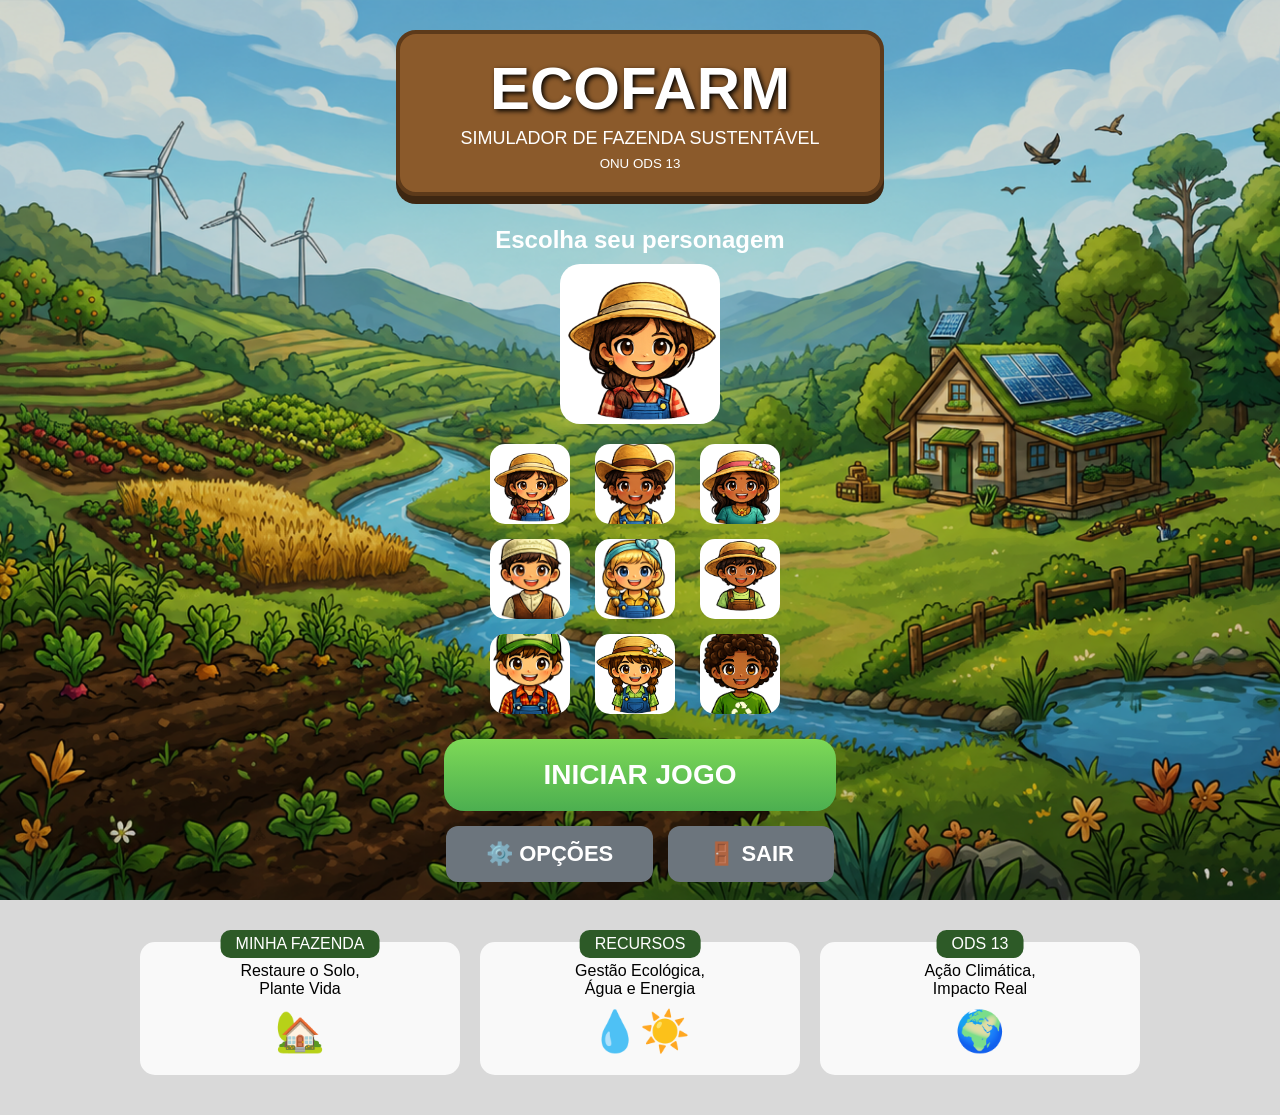
<file: index.html>
<!DOCTYPE html>
<html lang="pt-br">

<head>
    <meta charset="UTF-8">
    <meta name="viewport" content="width=device-width, initial-scale=1.0">
    <title>EcoFarm</title>

    <link rel="stylesheet" href="style.css">
</head>

<body>
    <div id="menuInicial">

        
    <header class="header">
        <div class="logo-box">
            <h1>ECOFARM</h1>
            <p>SIMULADOR DE FAZENDA SUSTENTÁVEL</p>
            <small>ONU ODS 13</small>
        </div>
    </header>
    
      

 <div class="selecionar-avatar">
    <h2>Escolha seu personagem</h2>

    <img
    id="avatarSelecionado"
    src="avatar1.png">

    <div class="lista-avatares">

        <img src="avatar1.png"
        onclick="trocarAvatar('avatar1.png')">

        <img src="avatar2.png"
        onclick="trocarAvatar('avatar2.png')">

        <img src="avatar3.png"
        onclick="trocarAvatar('avatar3.png')">

        <img src="avatar4.png"
        onclick="trocarAvatar('avatar4.png')">

        <img src="avatar5.png"
        onclick="trocarAvatar('avatar5.png')">

        <img src="avatar6.png"
        onclick="trocarAvatar('avatar6.png')">

        <img src="avatar7.png"
        onclick="trocarAvatar('avatar7.png')">

        <img src="avatar8.png"
        onclick="trocarAvatar('avatar8.png')">

        <img src="avatar9.png"
        onclick="trocarAvatar('avatar9.png')">

    </div>

</div>



    <main class="main-menu">
      <button class="btn-play"
    onclick="iniciarJogo()">

        INICIAR JOGO

    </button>



        <div class="secondary-btns">
            <button class="btn-small">⚙️ OPÇÕES</button>
            <button class="btn-small">🚪 SAIR</button>
        </div>
    </main>

    <section class="bottom-panels">
        <div class="panel-menu">
            <div class="panel-header">MINHA FAZENDA</div>
            <p>Restaure o Solo,<br>Plante Vida</p>
            <div class="icone">🏡</div>
        </div>

        <div class="panel-menu">
            <div class="panel-header">RECURSOS</div>
            <p>Gestão Ecológica,<br>Água e Energia</p>
            <div class="icone">💧☀️</div>
        </div>

        <div class="panel-menu">
            <div class="panel-header">ODS 13</div>
            <p>Ação Climática,<br>Impacto Real</p>
            <div class="icone">🌍</div>
        </div>
    </section>

</div>
</div>
<div id="jogo" style="display:none;">

  

    <div class="container">

        <h1>🌱 ECOFARM 🌱</h1>

        <div class="painel">

            <div class="card">
                <h3>💰 Moedas</h3>
                <span id="moedas">500</span>
            </div>

            <div class="card">
                <h3>⚡ Energia</h3>
                <span id="energia">5</span>
            </div>

            <div class="card">
                <h3>💧 Água</h3>
                <span id="agua">100</span>
            </div>

            <div class="card">
                <h3>☣️ Poluição</h3>
                <span id="poluicao">40</span>
            </div>

            <div class="card">
                <h3>🌱 Restauração</h3>
                <span id="restauracao">0</span>
            </div>

            <div class="card">
                <h3>📅 Dia</h3>
                <span id="dia">1</span>
            </div>

            <div class="card">
                <h3>⭐ Nível</h3>
                <span id="nivel">1</span>
                
            </div>

        </div>

        <div class="acoes">

            <button onclick="plantarMorango()">🍓 Plantar Morango</button>

            <button onclick="plantarBanana()">🍌 Plantar Banana</button>

            <button onclick="limparArea()">🧹 Limpar Área</button>

            <button onclick="comprarGalinha()">🐔 Comprar Galinha</button>

            <button onclick="comprarVaca()">🐄 Comprar Vaca</button>

            <button onclick="construirPainelSolar()">☀️ Painel Solar</button>

            <button onclick="venderMorango()">💰 Vender Morango</button>

            <button onclick="venderBanana()">💰 Vender Banana</button>

            <button onclick="venderOvos()">🥚 Vender Ovos</button>

            <button onclick="venderLeite()">🥛 Vender Leite</button>

            <button onclick="proximoDia()">🌞 Próximo Dia</button>

        </div>

        <div class="fazenda">

            <h2>🌾 Plantações</h2>

            <div id="lista-plantacoes"></div>

        </div>

        <div class="inventario">

            <h2>🎒 Inventário</h2>

            <p>🍓 Morangos: <span id="invMorango">0</span></p>

            <p>🍌 Bananas: <span id="invBanana">0</span></p>

            <p>🥚 Ovos: <span id="invOvos">0</span></p>

            <p>🥛 Leite: <span id="invLeite">0</span></p>

        </div>

        <div class="missoes">

            <h2>📋 Missões</h2>

            <ul id="listaMissoes"></ul>

        </div>

    </div>


</div>

    <script src="jogo.js"></script>

</body>
</html>
</file>
<file: style.css>
*{
    margin:0;
    padding:0;
    box-sizing:border-box;
}

body{

    font-family:Arial, Helvetica, sans-serif;

    background-image:url("fundo.png");
    background-size:cover;
    background-position:center;
    background-repeat:no-repeat;
    background-attachment:fixed;

    min-height:100vh;

    color:white;
}

/* ========================= */
/* TELA DO JOGO */
/* ========================= */

.container{

    background:rgba(0,0,0,0.55);

    min-height:100vh;

    padding:20px;
}

h1{

    text-align:center;

    margin-bottom:25px;

    font-size:40px;

    text-shadow:2px 2px 5px black;
}

h2{

    margin-bottom:10px;
}

.painel{

    display:grid;

    grid-template-columns:
    repeat(auto-fit,minmax(160px,1fr));

    gap:15px;

    margin-bottom:25px;
}

.card{

    background:rgba(0,0,0,0.45);

    border:1px solid rgba(255,255,255,0.15);

    border-radius:15px;

    padding:15px;

    text-align:center;

    backdrop-filter:blur(6px);

    color:white;
}

.card h3{

    margin-bottom:10px;
}

.card span{

    font-size:28px;

    font-weight:bold;
}

.acoes{

    display:grid;

    grid-template-columns:
    repeat(auto-fit,minmax(180px,1fr));

    gap:10px;

    margin-bottom:25px;
}

button{

    padding:12px;

    border:none;

    border-radius:12px;

    cursor:pointer;

    font-weight:bold;

    font-size:14px;

    transition:0.3s;

    background:#4CAF50;

    color:white;
}

button:hover{

    transform:scale(1.05);
}

.fazenda{

    background:rgba(0,0,0,0.45);

    border-radius:15px;

    padding:20px;

    margin-bottom:25px;

    backdrop-filter:blur(5px);
}

#lista-plantacoes{

    display:grid;

    grid-template-columns:
    repeat(auto-fit,minmax(220px,1fr));

    gap:15px;
}

.plantacao-card{

    background:rgba(0,0,0,0.55);

    color:white;

    border:1px solid rgba(255,255,255,0.2);

    border-radius:10px;

    padding:15px;

    backdrop-filter:blur(5px);

    box-shadow:0 0 10px rgba(0,0,0,0.3);
}

.plantacao-card h4{

    margin-bottom:10px;
}

.plantacao-card p{

    margin-bottom:10px;
}

.inventario{

    background:rgba(0,0,0,0.45);

    border-radius:15px;

    padding:20px;

    margin-bottom:25px;

    backdrop-filter:blur(5px);
}

.inventario p{

    margin:8px 0;

    font-size:18px;
}

.missoes{

    background:rgba(0,0,0,0.45);

    border-radius:15px;

    padding:20px;

    backdrop-filter:blur(5px);
}

#listaMissoes{

    list-style:none;
}

#listaMissoes li{

    padding:8px;

    margin:5px 0;

    background:rgba(255,255,255,0.1);

    border-radius:8px;
}

/* ========================= */
/* MENU INICIAL */
/* ========================= */

#menuInicial{

    min-height:100vh;

    display:flex;

    flex-direction:column;

    justify-content:flex-start;

    align-items:center;

    text-align:center;

    padding-top:30px;

    background:rgba(0,0,0,0.15);
}

/* LOGO */

.logo-box{

    background:#8b5a2b;

    border:4px solid #5d3a1a;

    border-radius:20px;

    padding:20px 60px;

    color:white;

    box-shadow:0 8px 0 #3e2712;

    margin-bottom:30px;
}

.logo-box h1{

    margin:0;

    font-size:60px;

    text-shadow:2px 2px 5px black;
}

.logo-box p{

    margin:5px 0;

    font-size:18px;
}

/* AVATAR */

.selecionar-avatar{

    display:flex;

    flex-direction:column;

    align-items:center;
}

#avatarSelecionado{

    width:160px;

    height:160px;

    object-fit:cover;

    border-radius:20px;

    margin-bottom:20px;

    background:white;
}

.lista-avatares{

    display:grid;

    grid-template-columns:repeat(3,90px);

    gap:15px;

    justify-content:center;

    margin-bottom:25px;
}

.lista-avatares img{

    width:80px;

    height:80px;

    object-fit:cover;

    border-radius:15px;

    cursor:pointer;

    transition:0.3s;

    background:white;
}

.lista-avatares img:hover{

    transform:scale(1.08);
}

/* BOTÕES */

.main-menu{

    display:flex;

    flex-direction:column;

    gap:15px;

    margin-bottom:40px;
}

.btn-play{

    background:linear-gradient(#7ed957,#4CAF50);

    border:none;

    border-radius:20px;

    padding:20px 100px;

    color:white;

    font-size:28px;

    font-weight:bold;

    cursor:pointer;
}

.secondary-btns{

    display:flex;

    gap:15px;

    justify-content:center;
}

.btn-small{

    background:#6c757d;

    color:white;

    padding:15px 40px;

    font-size:22px;
}

/* PAINÉIS */

.bottom-panels{

    display:grid;

    grid-template-columns:repeat(3,1fr);

    gap:20px;

    width:90%;

    max-width:1000px;

    margin-top:20px;

    margin-bottom:40px;
}

.panel-menu{

    background:rgba(255,255,255,0.85);

    color:black;

    padding:20px;

    border-radius:15px;

    position:relative;
}

.panel-header{

    background:#2d5a27;

    color:white;

    padding:5px 15px;

    border-radius:10px;

    position:absolute;

    top:-12px;

    left:50%;

    transform:translateX(-50%);
}

.icone{

    font-size:40px;

    margin-top:10px;
}

/* RESPONSIVO */

@media(max-width:768px){

    h1{
        font-size:30px;
    }

    .acoes{

        grid-template-columns:1fr;
    }

    .painel{

        grid-template-columns:
        repeat(2,1fr);
    }

    .bottom-panels{

        grid-template-columns:1fr;
    }

    .logo-box h1{

        font-size:40px;
    }

    .btn-play{

        padding:15px 50px;

        font-size:22px;
    }
}
</file>
